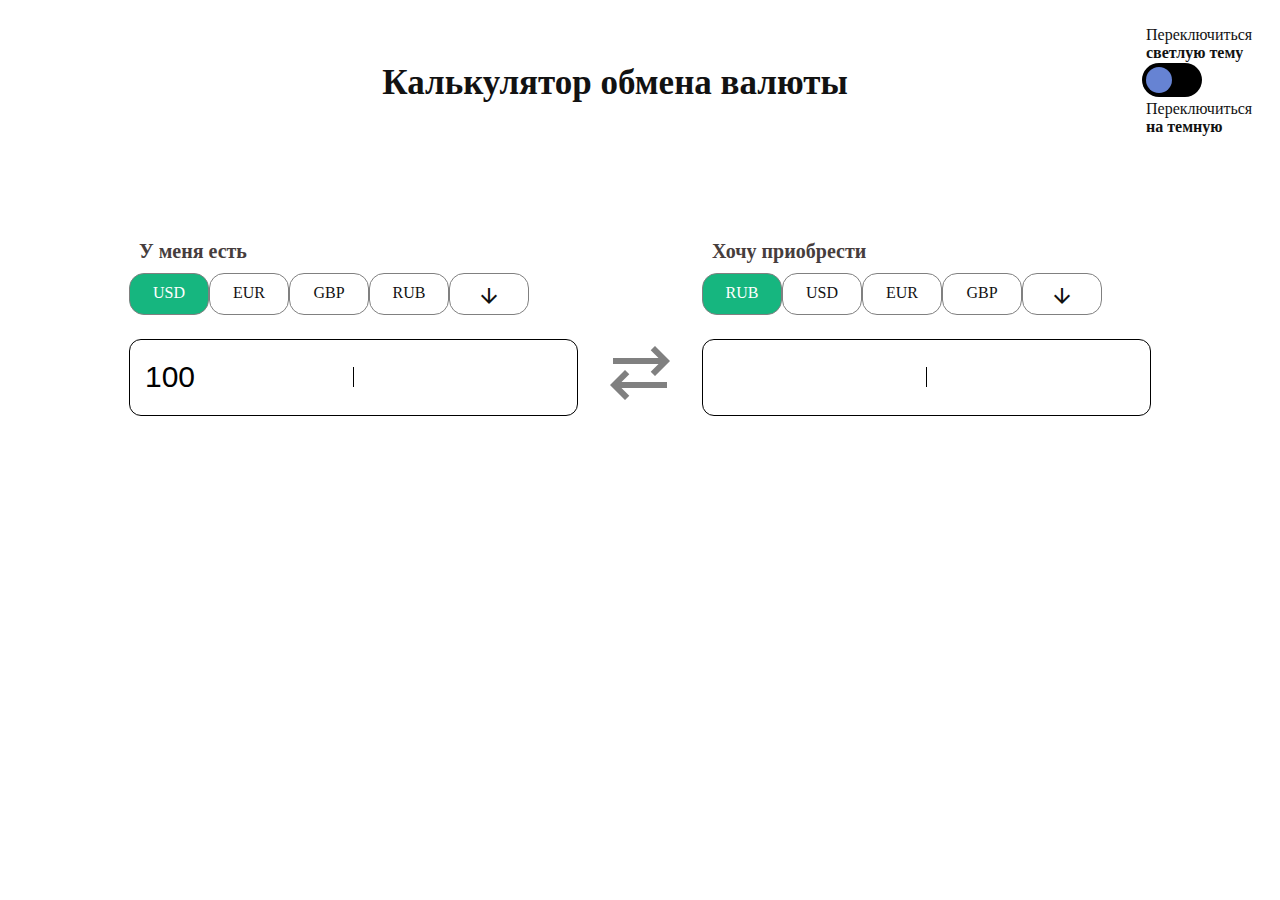
<file: index.html>
<!DOCTYPE html>
<html lang="en">
  <head>
    <meta charset="UTF-8" />
    <meta name="viewport" content="width=device-width, initial-scale=1.0" />
    <link rel="stylesheet" href="./style.css" />
    <title>Конвертор валют</title>
    <link
      href="https://fonts.googleapis.com/css2?family=Material+Symbols+Outlined"
      rel="stylesheet"
    />
  </head>

  <body>
    <div class="wrapper">
      <label class="switch">
        <p class="theme-top">Переключиться <b>светлую тему</b></p>
        <input type="checkbox" class="switch__input" />
        <span class="switch__slider"></span>
        <p class="theme-bottom">Переключиться <b>на темную</b></p>
      </label>
      <h2 class="title_h2">Калькулятор обмена валюты</h2>
      <div class="main">
        <div class="left-panel">
          <div class="div-left-input">
            <input class="left-input" type="text" value="100" />
            <p class="icon-currency-left"></p>
            <div class="js-converter-rate-from-left"></div>
          </div>
        </div>
        <div class="revers_sync_alt">
          <span class="material-symbols-outlined icon__sync revers"
            >sync_alt</span
          >
        </div>
        <div class="right-panel">
          <div class="calc-input-box-right">
            <div class="div-right-input">
              <input class="right-input" type="text" />
              <p class="icon-currency-right"></p>
            </div>
            <div class="js-converter-rate-from-right"></div>
          </div>
          <div class="calc__period js-converter-period"></div>
        </div>
      </div>
      <div class="test"></div>
    </div>

    <script src="./Exchange.js"></script>
  </body>
</html>
</file>
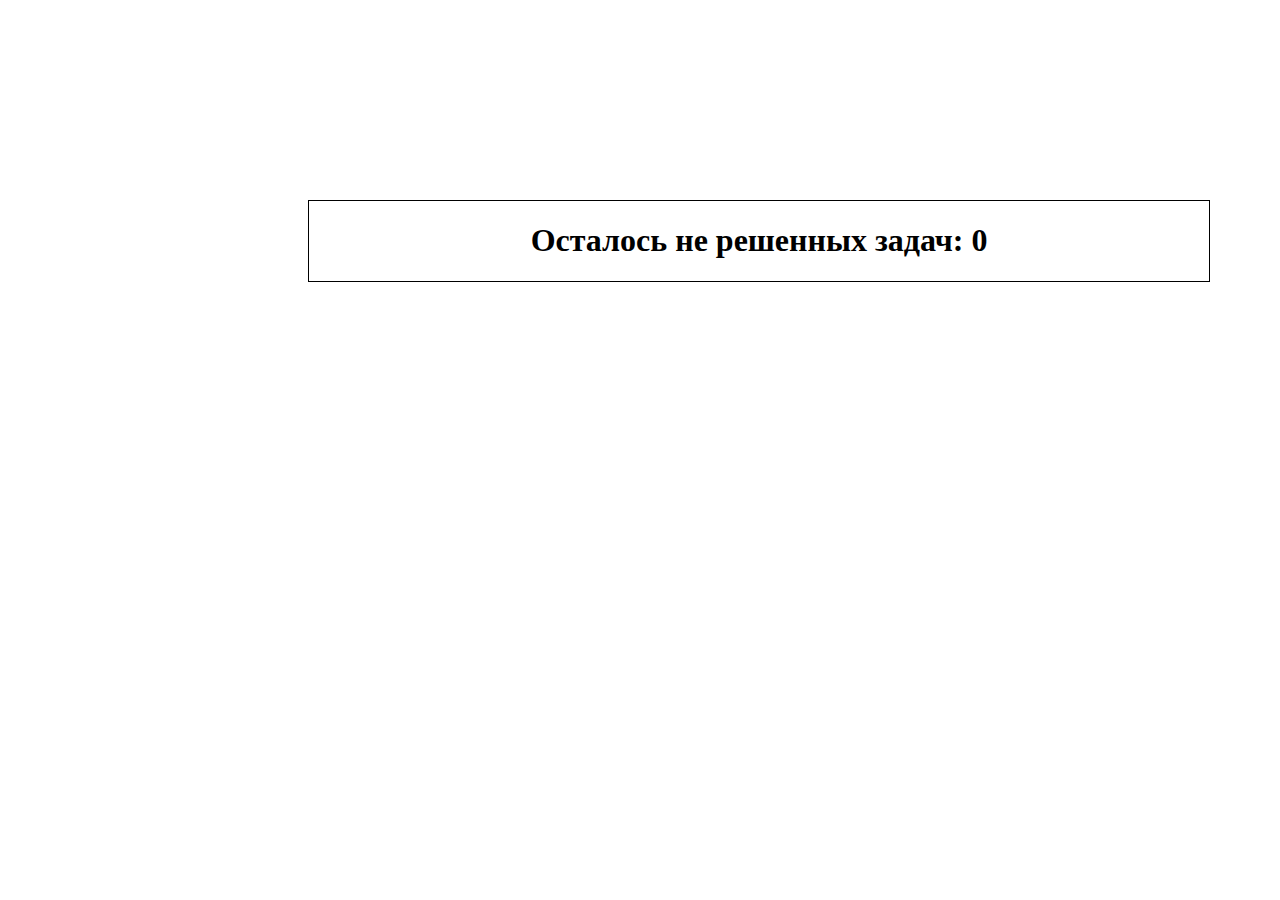
<file: toDo/todo.html>
<!DOCTYPE html>
<html lang="en">
<head>
    <meta charset="UTF-8">
    <meta name="viewport" content="width=device-width, initial-scale=1.0">
    <link rel="stylesheet" href="./todoCSS.css">
    <title>ToDo</title>
</head>
<body>
    <div id="main" >
        <h1 class="title">Осталось не решенных задач: </h1>
        <div class="table" class="table"></div>
    </div>
    <script src="./todo_app.js"></script>
</body>
</html>
</file>
<file: style.css>
/* * {
  outline: 1px solid red;
} */

body {
  background-color: white;
  transition: background-color 0.3s ease;
  color: #121212;
}

.wrapper {
  max-width: 1920px;
  margin: 0 auto;
  position: relative;
}

body.dark-theme {
  background-color: #121212;
  color: #ffffff;
}

.theme-top {
      margin-top: -37px;
}

.switch__divs {
  margin-top: 40px;
}

.switch {
    display: flex;
    position: absolute;
    top: 0px;
    right: 70px;
    width: 60px;
    height: 34px;
    align-items: baseline;
    flex-direction: column;
}

/* скрыть стандартное оформление checkbox*/
.switch__input {
  width: 0;
  height: 0;
  opacity: 0;
}

/*Слайдер*/
.switch__slider {
  position: absolute;
  cursor: pointer;
  top: 0;
  left: 0;
  bottom: 0;
  right: 0;
  border-radius: 34px;
  transition: 0.4s;
  background-color: black;
}

.switch__slider::before {
  content: "";
  position: absolute;
  cursor: pointer;
  left: 4px;
  bottom: 4px;
  height: 26px;
  width: 26px;
  border-radius: 50px;
  transition: 0.4s;
  background-color: #6683d3;
}

/*Стили при фокусе на элемент*/
.switch__input:focus + .switch__slider {
  box-shadow: 0 0 1px #2196f3;
}
.switch__input:checked + .switch__slider {
  background-color: #f5f5f5;
}

.switch__input:checked + .switch__slider::before {
  transform: translateX(26px);
  -webkit-transform: translateX(26px);
  -ms-transform: translateX(26px);
}

h2,
h3,
h4 {
  text-align: center;
  margin: 10px;
}

.title_h2 {
  font-size: 35px;
  padding-right: 50px;
  margin-top: 5%;
  margin-bottom: 10%;
}

.title_h4 {
  text-align: left;
  font-size: 20px;
  color: rgb(70, 61, 61);
}

.currency-checked {
  color: white;
  background-color: #16b67f;
}

.main {
  display: flex;
  flex-wrap: nowrap;
  justify-content: center;
  align-items: center;
  gap: 50px;
}

.left-panel {
  display: flex;
  flex-direction: column;
  gap: 24px;
}

.right-panel {
  display: flex;
  flex-direction: column;
  gap: 24px;
  position: relative;
}

.div-right-input {
  display: flex;
  border: 1px solid #000;
  align-items: center;
  position: relative;
  border-radius: 12px;
  max-width: 510px;
}

.dark-theme .div-right-input {
    border: 1px solid white;
  }

.calc__period.js-converter-period {
  position: absolute;
  bottom: -65px;
  right: 0;
  color: rgb(83, 82, 82);
  text-align: center;
  padding-top: 10px;
}

.dark-theme .calc__period.js-converter-period {
color: white;
}
.div-left-input {
  display: flex;
  border: 1px solid #000;
  align-items: center;
  position: relative;
  border-radius: 12px;
  max-width: 510px;
}

.dark-theme .div-left-input {
    border: 1px solid white;
  }


.left-input {
  border: none;
  width: 50%;
}

.icon-currency-left {
  width: 50%;
  text-align: right;
  padding: 10px 15px;
  border-left: 1px solid #000;
}

.select-left,
.select-right {
  text-align: center;
  padding-bottom: 10px;
}
.currency-left,
.currency-right {
  width: 400px;
  height: 42px;
  text-align: center;
  border-radius: 3px;
  display: flex;
}

.currency__item {
  width: 85px;
  height: 30px;
  padding-top: 10px;
  border: 1px grey solid;
  border-radius: 15px;
  cursor: pointer;
}

.right-input,
.left-input {
  width: 50%;
  height: 55px;
  font-size: 30px;
  text-align: left;
  padding: 10px 15px 10px 15px;
  outline: none;
  border: none;
  border-radius: 15px;
}

.js-converter-rate-from-right,
.js-converter-rate-from-left {
  max-width: 263px;
  height: 15px;
  font-weight: bold;
  font-size: 15px;
  padding: 4px 0 5px 15px;
  color: #454242;
  border-radius: 10px;
  background-color: #fff;
  position: absolute;
  bottom: 10px;
  left: 1px;
}

.material-symbols-outlined {
  font-variation-settings: "FILL" 0, "wght" 400, "GRAD" 0, "opsz" 24;
}

.icon__sync {
  color: grey;
  font-weight: 100;
  transition: transform 0.3s ease;
}

.arror__revers {
  font-variation-settings: "FILL" 0, "wght" 400, "GRAD" 0, "opsz" 24;
}

.icon__sync {
  transform: scale(3);
  margin-top: 105px;
}

.icon__sync:hover {
  transform: scale(3.5) rotate(180deg);
}

.modalWindow {
    cursor: pointer;
    display: flex;
    flex-direction: column;
    flex-wrap: wrap;
    align-items: flex-start;
    padding: 50px;
    border-radius: 5px;
    height: 330px;
    justify-content: center;
    margin-left: 16%;
    font-size: 18px;
    color: black;
    box-shadow: 0 8px 40px 0 #c0c0c00f;
    line-height: 1;
    -webkit-transition: all 0.5s ease;
    transition: all 0.3s ease;
    background: #fffbfb;
}

.revers {
  cursor: pointer;
}

.leftOpenModal,
.centrOpenModal,
.rightOpenModal {
  padding: 3px;
  font-family: fangsong, sans-serif;
  max-width: 271px;
  flex: none;
  cursor: pointer;
  display: flex;
  justify-content: center;
  align-items: center;
}

.leftOpenModal:hover,
.centrOpenModal:hover,
.rightOpenModal:hover {
  line-height: 1;
  -webkit-transition: all 0.5s ease;
  transition: all 0.5s ease;

  background-color: rgb(54, 114, 173);
}

.bold {
  font-weight: bold;
}

.calc__period {
  color: rgb(24 23 23);
  text-align: center;
  padding-top: 10px;
}

.icon-currency-left,
.icon-currency-right {
  font-family: sans-serif;
  font-size: 23px;
  width: 50%;
  text-align: right;
  padding: 10px 15px;
  /* border-radius: 10px; */
  border-left: 1px solid #000;
}

.dark-theme  .icon-currency-left,
.icon-currency-right {
    background-color: white;
    color: black;
}
.dark-theme  .title_h4 {
    color: white;
}
</file>
<file: toDo/todoCSS.css>
#main {
    width: 900px;
    margin-top: 200px; 
    margin-left: 300px; 
    border: 1px solid black;
}

.title {
    text-align: center;
}
.user {
    display: flex;
    align-items: center;
    border: 1px solid grey;
    flex-direction: row;
    justify-content: space-between;
}
.user > p {
    margin-left: 20px;
    font-size: xx-large;
    border-bottom: 2px solid black;
}

.forms > p {
    margin: 5px;
    max-width: 400px;
    font-size: 19px;
    border: 1px solid rgb(159, 156, 156);
}

 .forms > p:hover {
    cursor: pointer;
    font-weight: 500;
    background-color: rgb(167 167 217);
}

p > input:hover {
    transform: scale(1.5);
    cursor: pointer;
}
</file>
